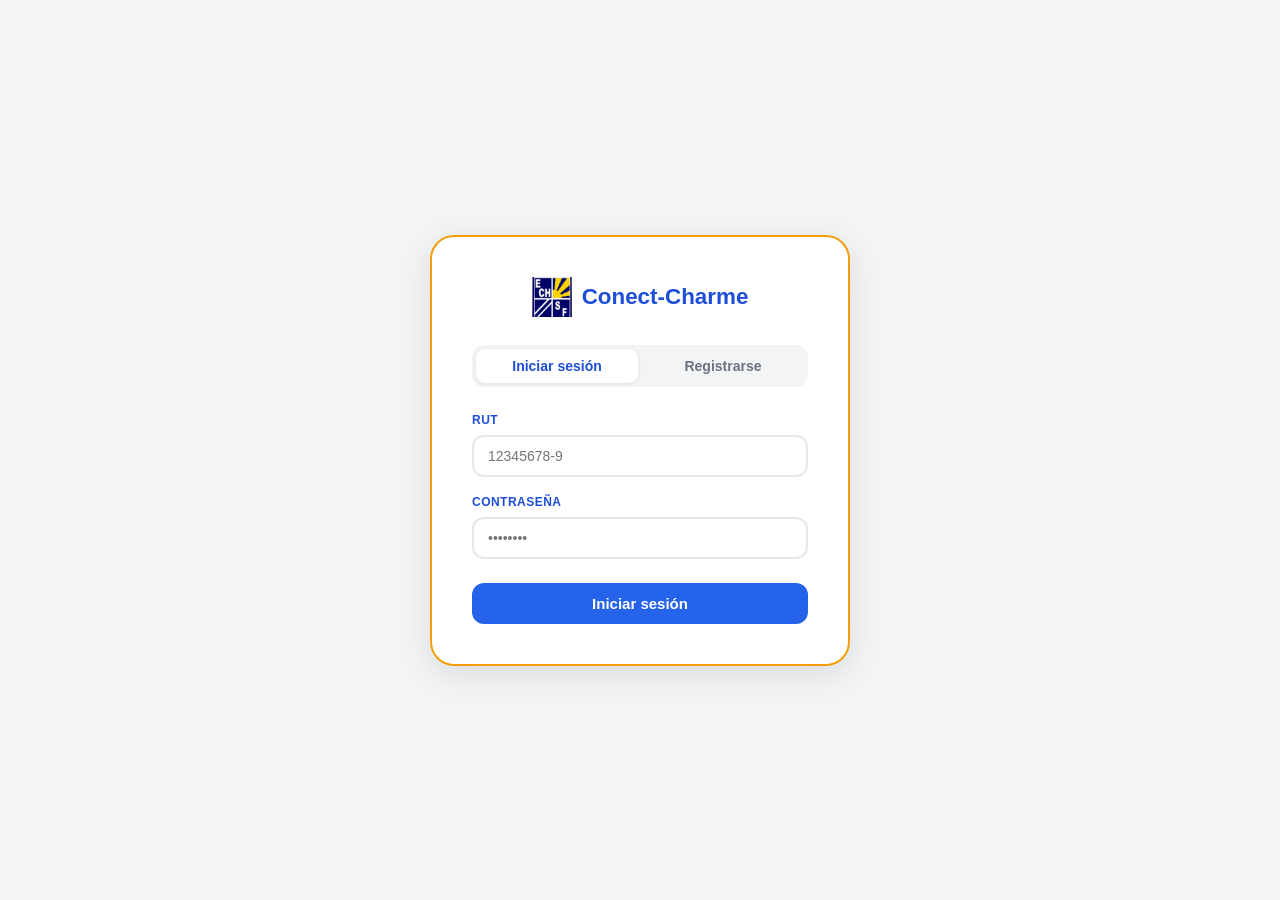
<file: login.html>
<!DOCTYPE html>
<html lang="es">
<head>
    <meta charset="UTF-8">
    <meta name="viewport" content="width=device-width, initial-scale=1.0">
    <title>Conect-Charme · Iniciar sesión</title>
    <link rel="icon" type="image/png" href="assets/favicon.png">
    <link rel="stylesheet" href="css/styles.css">
    <style>
        body {
            background: var(--bg);
            display: flex;
            align-items: center;
            justify-content: center;
            min-height: 100vh;
        }
        .login-box {
            background: white;
            border-radius: 24px;
            padding: 40px;
            width: 90%;
            max-width: 420px;
            border: 2.5px solid var(--yellow);
            box-shadow: 0 8px 32px rgba(0,0,0,0.10);
        }
        .login-logo {
            display: flex;
            align-items: center;
            gap: 10px;
            margin-bottom: 28px;
            justify-content: center;
        }
        .login-logo img {
            width: 40px;
            height: 40px;
            object-fit: contain;
        }
        .login-logo span {
            font-size: 1.4rem;
            font-weight: 800;
            color: var(--blue-dark);
        }
        .tab-btns {
            display: flex;
            gap: 4px;
            margin-bottom: 24px;
            background: var(--bg);
            padding: 4px;
            border-radius: 12px;
        }
        .tab-btn {
            flex: 1;
            padding: 9px;
            border: none;
            border-radius: 9px;
            font-size: 14px;
            font-weight: 600;
            cursor: pointer;
            background: none;
            color: var(--text-muted);
            transition: all 0.15s;
        }
        .tab-btn.active {
            background: white;
            color: var(--blue-dark);
            box-shadow: 0 1px 4px rgba(0,0,0,0.08);
        }
        .field {
            margin-bottom: 16px;
        }
        .field label {
            display: block;
            font-size: 12px;
            font-weight: 700;
            color: var(--blue-dark);
            margin-bottom: 6px;
            text-transform: uppercase;
            letter-spacing: 0.04em;
        }
        .field input {
            width: 100%;
            padding: 11px 14px;
            border: 2px solid var(--border);
            border-radius: 12px;
            font-size: 14px;
            font-family: inherit;
            transition: border-color 0.2s;
            background: white;
            color: var(--text);
        }
        .field input:focus {
            outline: none;
            border-color: var(--yellow);
        }
        .btn-submit {
            width: 100%;
            padding: 12px;
            background: var(--blue);
            color: white;
            border: none;
            border-radius: 12px;
            font-size: 15px;
            font-weight: 700;
            cursor: pointer;
            transition: all 0.2s;
            margin-top: 8px;
        }
        .btn-submit:hover { background: var(--blue-dark); }
        .btn-submit:disabled {
            opacity: 0.6;
            cursor: not-allowed;
        }
        .msg {
            margin-top: 14px;
            padding: 10px 14px;
            border-radius: 10px;
            font-size: 13px;
            font-weight: 600;
            display: none;
            text-align: center;
        }
        .msg.error {
            background: var(--red-light);
            color: var(--red);
            display: block;
        }
        .msg.success {
            background: #dcfce7;
            color: #16a34a;
            display: block;
        }
    </style>
</head>
<body>

<div class="login-box">
    <div class="login-logo">
        <img src="assets/favicon.png" alt="Conect-Charme">
        <span>Conect-Charme</span>
    </div>

    <div class="tab-btns">
        <button class="tab-btn active" onclick="switchTab('login')">Iniciar sesión</button>
        <button class="tab-btn" onclick="switchTab('registro')">Registrarse</button>
    </div>

    <!-- LOGIN -->
    <div id="panelLogin">
        <div class="field">
            <label>RUT</label>
            <input type="text" id="loginRut" placeholder="12345678-9">
        </div>
        <div class="field">
            <label>Contraseña</label>
            <input type="password" id="loginPass" placeholder="••••••••">
        </div>
        <button class="btn-submit" id="btnLogin" onclick="login()">Iniciar sesión</button>
        <div class="msg" id="loginMsg"></div>
    </div>

    <!-- REGISTRO -->
    <div id="panelRegistro" style="display:none;">
        <div class="field">
            <label>RUT</label>
            <input type="text" id="regRut" placeholder="12345678-9">
        </div>
        <div class="field">
            <label>Nombre de usuario</label>
            <input type="text" id="regNombre" placeholder="Como querés aparecer">
        </div>
        <div class="field">
            <label>Contraseña</label>
            <input type="password" id="regPass" placeholder="••••••••">
        </div>
        <div class="field">
            <label>Confirmar contraseña</label>
            <input type="password" id="regPass2" placeholder="••••••••">
        </div>
        <button class="btn-submit" id="btnRegistro" onclick="registro()">Crear cuenta</button>
        <div class="msg" id="registroMsg"></div>
    </div>
</div>

<script src="js/github.js"></script>
<script src="js/auth.js"></script>
<script>
    // Si ya hay sesión, redirigir al index
    if (Auth.getSesion()) window.location.href = '/conect-charme/index.html';

    function switchTab(tab) {
        const esLogin = tab === 'login';
        document.getElementById('panelLogin').style.display = esLogin ? '' : 'none';
        document.getElementById('panelRegistro').style.display = esLogin ? 'none' : '';
        document.querySelectorAll('.tab-btn').forEach((b, i) => {
            b.classList.toggle('active', esLogin ? i === 0 : i === 1);
        });
    }

    function setLoading(btnId, loading) {
        const btn = document.getElementById(btnId);
        btn.disabled = loading;
        btn.textContent = loading ? 'Cargando...' : btn.id === 'btnLogin' ? 'Iniciar sesión' : 'Crear cuenta';
    }

    function mostrarMsg(id, texto, tipo) {
        const el = document.getElementById(id);
        el.textContent = texto;
        el.className = `msg ${tipo}`;
    }

    async function login() {
        const rut = document.getElementById('loginRut').value.trim();
        const pass = document.getElementById('loginPass').value;
        if (!rut || !pass) return mostrarMsg('loginMsg', 'Completá todos los campos', 'error');

        setLoading('btnLogin', true);
        const res = await Auth.login(rut, pass);
        setLoading('btnLogin', false);

        if (!res.ok) return mostrarMsg('loginMsg', res.error, 'error');

        // Redirigir según rol
        window.location.href = '/conect-charme/index.html';
    }

    async function registro() {
        const rut = document.getElementById('regRut').value.trim();
        const nombre = document.getElementById('regNombre').value.trim();
        const pass = document.getElementById('regPass').value;
        const pass2 = document.getElementById('regPass2').value;

        if (!rut || !nombre || !pass || !pass2)
            return mostrarMsg('registroMsg', 'Completá todos los campos', 'error');
        if (pass !== pass2)
            return mostrarMsg('registroMsg', 'Las contraseñas no coinciden', 'error');
        if (pass.length < 6)
            return mostrarMsg('registroMsg', 'La contraseña debe tener al menos 6 caracteres', 'error');

        setLoading('btnRegistro', true);
        const res = await Auth.registro(rut, nombre, pass);
        setLoading('btnRegistro', false);

        if (!res.ok) return mostrarMsg('registroMsg', res.error, 'error');

        mostrarMsg('registroMsg', '✅ Cuenta creada. Iniciá sesión.', 'success');
        setTimeout(() => switchTab('login'), 1500);
    }

    // Enter para enviar
    document.getElementById('loginPass').addEventListener('keydown', e => {
        if (e.key === 'Enter') login();
    });
    document.getElementById('regPass2').addEventListener('keydown', e => {
        if (e.key === 'Enter') registro();
    });
</script>
</body>
</html>
</file>
<file: css/styles.css>
* {
    margin: 0;
    padding: 0;
    box-sizing: border-box;
}

body, input, textarea, button, select {
    font-family: -apple-system, BlinkMacSystemFont, "Segoe UI", Roboto, Helvetica, Arial, sans-serif;
}

:root {
    --blue: #2563EB;
    --blue-dark: #1D4ED8;
    --blue-light: #EFF6FF;
    --yellow: #F59E0B;
    --yellow-dark: #D97706;
    --yellow-light: #FEF3C7;
    --black: #111827;
    --bg: #F3F4F6;
    --white: #FFFFFF;
    --text: #111827;
    --text-muted: #6b7280;
    --red: #dc2626;
    --red-light: #fee2e2;
    --border: #E5E7EB;
    --sidebar-width: 240px;
}

body {
    background: var(--bg);
    color: var(--text);
    line-height: 1.5;
}

/* ===== HEADER ===== */
.app-header {
    background: var(--white);
    border-bottom: 3px solid var(--yellow);
    position: fixed;
    top: 0; left: 0; right: 0;
    height: 60px;
    display: flex;
    align-items: center;
    justify-content: space-between;
    padding: 0 24px;
    z-index: 200;
    gap: 16px;
}

.header-left {
    display: flex;
    align-items: center;
    gap: 12px;
}

.header-center {
    flex: 1;
    max-width: 560px;
}

.header-right {
    display: flex;
    align-items: center;
    gap: 12px;
}

/* ===== LOGO ===== */
.logo {
    display: flex;
    align-items: center;
    gap: 8px;
    text-decoration: none;
}
.logo img {
    width: 32px;
    height: 32px;
    object-fit: contain;
}
.logo-text {
    font-weight: 800;
    font-size: 1.15rem;
    color: var(--blue-dark);
    white-space: nowrap;
}

/* ===== BUSCADOR ===== */
.search-bar {
    display: flex;
    align-items: center;
    background: var(--bg);
    border: 1.5px solid var(--border);
    border-radius: 40px;
    padding: 6px 16px;
    gap: 8px;
    width: 100%;
}
.search-bar input {
    border: none;
    background: none;
    outline: none;
    font-size: 14px;
    width: 100%;
    color: var(--text);
}
.search-bar button {
    background: none;
    border: none;
    cursor: pointer;
    font-size: 16px;
    padding: 0;
}
.search-bar:focus-within {
    border-color: var(--yellow);
}

/* ===== AVATAR ===== */
.avatar {
    width: 34px;
    height: 34px;
    background: var(--yellow);
    color: var(--blue-dark);
    border-radius: 50%;
    display: flex;
    align-items: center;
    justify-content: center;
    font-weight: 800;
    font-size: 15px;
    cursor: pointer;
    transition: transform 0.2s;
    border: 2px solid var(--yellow-dark);
    white-space: nowrap;
    overflow: hidden;
}
.avatar:hover {
    transform: scale(1.08);
    background: var(--yellow-dark);
    color: white;
}

/* ===== LAYOUT ===== */
.app-body {
    display: flex;
    height: 100vh;
    padding-top: 60px;
}

/* ===== SIDEBAR ===== */
.sidebar {
    width: var(--sidebar-width);
    min-width: var(--sidebar-width);
    background: var(--white);
    border-right: 2px solid var(--border);
    display: flex;
    flex-direction: column;
    overflow-y: auto;
    height: 100%;
    position: sticky;
    top: 60px;
}

.sidebar-nav {
    display: flex;
    flex-direction: column;
    gap: 2px;
    padding: 12px 8px;
}

.nav-item {
    display: flex;
    align-items: center;
    gap: 12px;
    padding: 10px 14px;
    border-radius: 10px;
    color: var(--text);
    text-decoration: none;
    font-size: 14px;
    font-weight: 500;
    cursor: pointer;
    border: none;
    background: none;
    width: 100%;
    text-align: left;
    transition: all 0.15s;
}
.nav-item:hover {
    background: var(--yellow-light);
    color: var(--yellow-dark);
}
.nav-item.active {
    background: var(--blue);
    color: white;
}
.nav-item.disabled {
    opacity: 0.4;
    pointer-events: none;
}
.nav-icon { font-size: 18px; width: 22px; }

.nav-divider {
    border: none;
    border-top: 1.5px solid var(--border);
    margin: 8px 8px;
}

.nav-label {
    font-size: 10px;
    font-weight: 700;
    color: var(--text-muted);
    text-transform: uppercase;
    letter-spacing: 0.06em;
    padding: 8px 14px 4px;
}

.badge {
    margin-left: auto;
    font-size: 10px;
    background: var(--yellow-light);
    padding: 2px 7px;
    border-radius: 20px;
    color: var(--yellow-dark);
    font-weight: 700;
}

/* ===== MAIN ===== */
.main-content {
    flex: 1;
    overflow-y: auto;
    padding: 32px;
    display: flex;
    flex-direction: column;
}

.page-header {
    margin-bottom: 24px;
    border-left: 5px solid var(--yellow);
    padding-left: 16px;
}
.page-header h1 {
    font-size: 24px;
    font-weight: 700;
    color: var(--black);
    margin-bottom: 4px;
}
.page-header p {
    color: var(--text-muted);
    font-size: 14px;
}

/* ===== GRID DE CARDS ===== */
.card-grid {
    display: grid;
    grid-template-columns: repeat(auto-fill, minmax(260px, 1fr));
    gap: 18px;
}

/* ===== TOOL CARD ===== */
.tool-card {
    background: var(--white);
    border-radius: 16px;
    overflow: hidden;
    cursor: pointer;
    border: 1.5px solid var(--border);
    transition: all 0.2s;
    position: relative;
}
.tool-card:hover {
    transform: translateY(-3px);
    box-shadow: 0 8px 24px rgba(245,158,11,0.18);
    border-color: var(--yellow);
}
.tool-card.disabled {
    opacity: 0.5;
    cursor: not-allowed;
}
.tool-card.disabled:hover {
    transform: none;
    box-shadow: none;
    border-color: var(--border);
}

.card-thumb {
    aspect-ratio: 16/9;
    display: flex;
    align-items: center;
    justify-content: center;
    font-size: 48px;
}
.card-body { padding: 14px 16px; }
.card-body h3 {
    font-size: 15px;
    font-weight: 700;
    margin-bottom: 4px;
    color: var(--black);
}
.card-body p {
    font-size: 13px;
    color: var(--text-muted);
    line-height: 1.4;
}
.card-tags {
    display: flex;
    gap: 6px;
    margin-top: 10px;
    flex-wrap: wrap;
}
.tag {
    background: var(--blue-light);
    color: var(--blue-dark);
    padding: 3px 9px;
    border-radius: 20px;
    font-size: 11px;
    font-weight: 600;
}

/* ===== BOTONES ===== */
.btn-primary {
    background: var(--blue);
    color: white;
    border: none;
    padding: 9px 20px;
    border-radius: 40px;
    font-weight: 600;
    font-size: 14px;
    cursor: pointer;
    transition: all 0.2s;
}
.btn-primary:hover { background: var(--blue-dark); }

.btn-secondary {
    background: var(--white);
    color: var(--text);
    border: 1.5px solid var(--border);
    padding: 9px 20px;
    border-radius: 40px;
    font-weight: 500;
    font-size: 14px;
    cursor: pointer;
    transition: all 0.2s;
}
.btn-secondary:hover { background: var(--bg); }

.btn-danger {
    background: var(--red-light);
    color: var(--red);
    border: 1px solid #fecaca;
    padding: 9px 20px;
    border-radius: 40px;
    font-weight: 600;
    font-size: 14px;
    cursor: pointer;
    transition: all 0.2s;
}
.btn-danger:hover { background: var(--red); color: white; }

.btn-yellow {
    background: var(--yellow);
    color: var(--black);
    border: none;
    padding: 9px 20px;
    border-radius: 40px;
    font-weight: 700;
    font-size: 14px;
    cursor: pointer;
    transition: all 0.2s;
}
.btn-yellow:hover { background: var(--yellow-dark); color: white; }

/* ===== MODAL ===== */
.modal-overlay {
    display: none;
    position: fixed;
    inset: 0;
    background: rgba(0,0,0,0.45);
    z-index: 500;
    align-items: center;
    justify-content: center;
}
.modal-overlay.active { display: flex; }

.modal-box {
    background: white;
    border-radius: 20px;
    padding: 28px;
    width: 90%;
    max-width: 440px;
    border: 2.5px solid var(--yellow);
    box-shadow: 0 8px 32px rgba(0,0,0,0.12);
}
.modal-header {
    display: flex;
    justify-content: space-between;
    align-items: center;
    margin-bottom: 20px;
}
.modal-header h3 {
    font-size: 17px;
    font-weight: 700;
    color: var(--blue-dark);
}
.modal-close {
    background: none;
    border: none;
    font-size: 20px;
    cursor: pointer;
    color: var(--text-muted);
    line-height: 1;
    padding: 4px;
    border-radius: 6px;
    transition: background 0.15s;
}
.modal-close:hover { background: var(--bg); }

/* ===== TOAST ===== */
.toast {
    position: fixed;
    bottom: 28px;
    left: 50%;
    transform: translateX(-50%) translateY(20px);
    background: var(--black);
    color: white;
    padding: 10px 22px;
    border-radius: 40px;
    font-size: 14px;
    font-weight: 600;
    z-index: 1000;
    opacity: 0;
    pointer-events: none;
    transition: all 0.3s;
    white-space: nowrap;
}
.toast.show {
    opacity: 1;
    transform: translateX(-50%) translateY(0);
}

/* ===== EMPTY STATE ===== */
.empty-state {
    text-align: center;
    padding: 60px 20px;
    color: var(--text-muted);
}
.empty-state .empty-icon { font-size: 48px; margin-bottom: 12px; }
.empty-state h3 { font-size: 18px; font-weight: 600; margin-bottom: 6px; color: var(--text); }
.empty-state p { font-size: 14px; }

/* ===== RESPONSIVE ===== */
@media (max-width: 768px) {
    .sidebar { display: none; }
    .main-content { padding: 16px; }
    .header-center { display: none; }
    .logo-text { display: none; }
}
</file>
